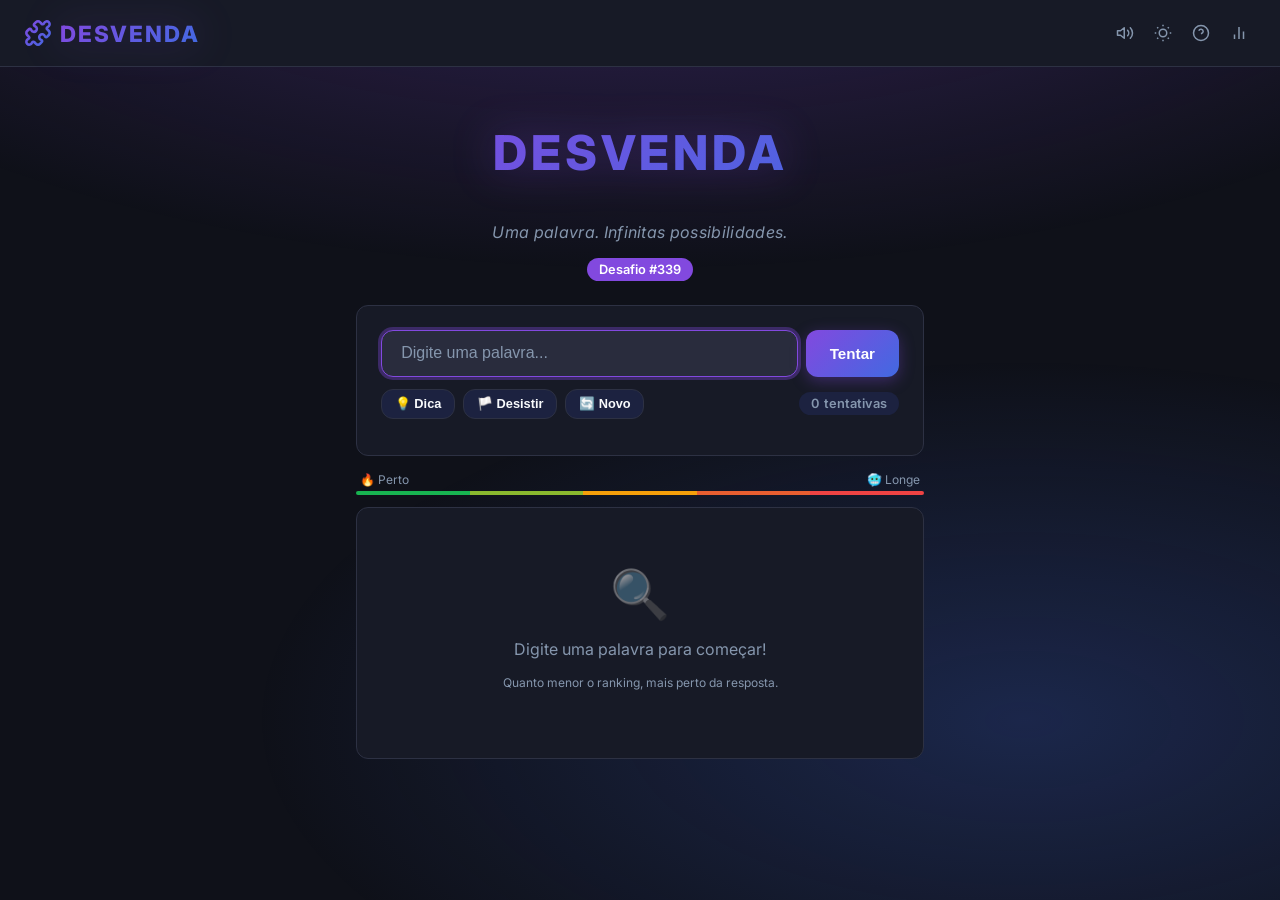
<file: index.html>
<!DOCTYPE html>
<html lang="pt-BR">
<head>
  <meta charset="UTF-8" />
  <meta name="viewport" content="width=device-width, initial-scale=1.0" />
  <meta name="description" content="DESVENDA — Jogo de adivinhação de palavras por proximidade semântica" />
  <title>DESVENDA — Adivinhe a Palavra</title>

  <!-- Google Fonts: Inter -->
  <link rel="preconnect" href="https://fonts.googleapis.com" />
  <link rel="preconnect" href="https://fonts.gstatic.com" crossorigin />
  <link href="https://fonts.googleapis.com/css2?family=Inter:wght@400;500;600;700;800&display=swap" rel="stylesheet" />

  <!-- Theme CSS (built with tailwind-theme-builder skill) -->
  <link rel="stylesheet" href="style.css" />
</head>
<body>
  <div id="confetti" class="confetti"></div>
  <div id="toast" class="toast"></div>

  <div id="app">
    <!-- ═══ Header ═══ -->
    <header class="header">
      <div class="flex items-center gap-2">
        <!-- Logo icon: puzzle piece -->
        <svg width="28" height="28" viewBox="0 0 24 24" fill="none" stroke="url(#logoGrad)" stroke-width="2.2" stroke-linecap="round" stroke-linejoin="round">
          <defs>
            <linearGradient id="logoGrad" x1="0%" y1="0%" x2="100%" y2="100%">
              <stop offset="0%" style="stop-color: var(--gradient-start)" />
              <stop offset="100%" style="stop-color: var(--gradient-end)" />
            </linearGradient>
          </defs>
          <path d="M19.439 7.85c-.049.322.059.648.289.878l1.568 1.568c.47.47.706 1.087.706 1.704s-.236 1.234-.706 1.704l-1.611 1.611a.98.98 0 0 1-.837.276c-.47-.07-.802-.48-.968-.925a2.501 2.501 0 1 0-3.214 3.214c.446.166.855.497.925.968a.979.979 0 0 1-.276.837l-1.61 1.61a2.404 2.404 0 0 1-1.705.707 2.402 2.402 0 0 1-1.704-.706l-1.568-1.568a1.026 1.026 0 0 0-.877-.29c-.493.074-.84.504-1.02.968a2.5 2.5 0 1 1-3.237-3.237c.464-.18.894-.527.967-1.02a1.026 1.026 0 0 0-.289-.877l-1.568-1.568A2.402 2.402 0 0 1 1.998 12c0-.617.236-1.234.706-1.704L4.23 8.77c.24-.24.581-.353.917-.303.515.077.877.528 1.073 1.01a2.5 2.5 0 1 0 3.259-3.259c-.482-.196-.933-.558-1.01-1.073-.05-.336.062-.676.303-.917l1.525-1.525A2.402 2.402 0 0 1 12 1.998c.617 0 1.234.236 1.704.706l1.568 1.568c.23.23.556.338.877.29.493-.074.84-.504 1.02-.969a2.5 2.5 0 1 1 3.237 3.237c-.464.18-.894.527-.967 1.02Z"/>
        </svg>
        <span class="logo-text" style="font-size: 1.4rem;">DESVENDA</span>
      </div>

      <div class="header-actions">
        <button class="btn btn-ghost" onclick="toggleSound()" id="soundToggle" title="Alternar efeitos sonoros" aria-label="Alternar efeitos sonoros">
          <svg width="18" height="18" viewBox="0 0 24 24" fill="none" stroke="currentColor" stroke-width="2" stroke-linecap="round" stroke-linejoin="round"><polygon points="11 5 6 9 2 9 2 15 6 15 11 19 11 5"></polygon><path d="M19.07 4.93a10 10 0 0 1 0 14.14M15.54 8.46a5 5 0 0 1 0 7.07"></path></svg>
        </button>
        <button class="btn btn-ghost" onclick="toggleTheme()" id="themeToggle" title="Alternar tema" aria-label="Alternar tema">
          <!-- Icon inserted by JS -->
        </button>
        <button class="btn btn-ghost" onclick="showRulesModal()" title="Como jogar" aria-label="Como jogar">
          <svg width="18" height="18" viewBox="0 0 24 24" fill="none" stroke="currentColor" stroke-width="2"><circle cx="12" cy="12" r="10"/><path d="M9.09 9a3 3 0 0 1 5.83 1c0 2-3 3-3 3"/><line x1="12" y1="17" x2="12.01" y2="17"/></svg>
        </button>
        <button class="btn btn-ghost" onclick="showStatsModal()" title="Estatísticas" aria-label="Estatísticas">
          <svg width="18" height="18" viewBox="0 0 24 24" fill="none" stroke="currentColor" stroke-width="2"><path d="M18 20V10M12 20V4M6 20v-6"/></svg>
        </button>
      </div>
    </header>

    <!-- ═══ Main ═══ -->
    <main class="container">

      <!-- Hero -->
      <section class="text-center" style="margin: 2rem 0 1.5rem;">
        <h1 class="logo-text animate-float">DESVENDA</h1>
        <p class="subtitle">Uma palavra. Infinitas possibilidades.</p>
        <div class="mt-3">
          <span id="dayNumber" class="badge badge-primary">Desafio #1</span>
        </div>
      </section>

      <!-- Input area -->
      <section class="game-card" style="margin-bottom: 1rem;">
        <form id="guessForm" onsubmit="event.preventDefault(); submitGuess();" class="flex gap-2" aria-label="Formulário para adivinhação de palavras">
          <input
            type="text"
            id="guessInput"
            class="game-input"
            placeholder="Digite uma palavra..."
            autocomplete="off"
            autocapitalize="none"
            spellcheck="false"
            aria-label="Palpite de palavra"
            required
          />
          <button id="submitBtn" type="submit" class="btn btn-primary" style="white-space: nowrap;">
            Tentar
          </button>
        </form>

        <div class="flex justify-between items-center mt-3 controls-row">
          <div class="flex gap-2 controls-buttons">
            <button class="btn btn-secondary text-sm" onclick="showHint()" style="padding: 0.4rem 0.8rem; font-size: 0.8rem;">
              💡 Dica
            </button>
            <button class="btn btn-secondary text-sm" onclick="if(confirm('Tem certeza que deseja desistir?')) giveUp()" style="padding: 0.4rem 0.8rem; font-size: 0.8rem;">
              🏳️ Desistir
            </button>
            <button class="btn btn-secondary text-sm" onclick="newGame()" style="padding: 0.4rem 0.8rem; font-size: 0.8rem;">
              🔄 Novo
            </button>
          </div>
          <span class="badge badge-muted controls-counter">
            <span id="guessCount">0</span> tentativas
          </span>
        </div>

        <div id="hintArea" class="mt-3"></div>
      </section>

      <!-- Ranking legend -->
      <section style="margin-bottom: 0.75rem;">
        <div class="flex justify-between items-center text-xs text-muted" style="padding: 0 0.25rem;">
          <span>🔥 Perto</span>
          <span>🥶 Longe</span>
        </div>
        <div style="display: flex; height: 4px; border-radius: 2px; overflow: hidden; margin-top: 0.3rem;">
          <div style="flex: 1; background: var(--rank-hot);"></div>
          <div style="flex: 1; background: var(--rank-warm);"></div>
          <div style="flex: 1; background: var(--rank-cool);"></div>
          <div style="flex: 1; background: var(--rank-cold);"></div>
          <div style="flex: 1; background: var(--rank-frozen);"></div>
        </div>
      </section>

      <!-- Guess list -->
      <section class="game-card" id="guessListCard">
        <div id="emptyState" class="text-center" style="padding: 2rem 0;">
          <div style="font-size: 3rem; margin-bottom: 0.75rem; opacity: 0.5;">🔍</div>
          <p class="text-muted">Digite uma palavra para começar!</p>
          <p class="text-muted text-xs mt-1">Quanto menor o ranking, mais perto da resposta.</p>
        </div>
        <div id="guessList" class="flex flex-col gap-2"></div>
      </section>

    </main>
  </div>

  <!-- ═══ Modal: Regras ═══ -->
  <div id="rulesModal" class="modal-overlay" role="dialog" aria-modal="true" aria-labelledby="rulesTitle">
    <div class="modal" style="position: relative;">
      <button class="btn btn-ghost" style="position: absolute; top: 0.75rem; right: 0.75rem;" onclick="closeModal('rulesModal')" aria-label="Fechar modal de regras">✕</button>
      <div id="rulesTitle" class="modal-title">📖 Como Jogar</div>
      <div style="line-height: 1.7; font-size: 0.92rem;">
        <p><strong>Objetivo:</strong> Descobrir a palavra secreta do dia.</p>
        <div class="separator"></div>
        <p><strong>1.</strong> Digite uma palavra e clique em <em>"Tentar"</em>.</p>
        <p><strong>2.</strong> O jogo mostra um <strong>ranking de proximidade</strong>.</p>
        <p><strong>3.</strong> Quanto <strong>menor o número</strong>, mais perto você está!</p>
        <p><strong>4.</strong> O objetivo é encontrar a palavra de ranking <strong>#1</strong>.</p>
        <div class="separator"></div>
        <p><strong>Ranking por cores:</strong></p>
        <div class="flex flex-col gap-2 mt-2" style="font-size: 0.85rem;">
          <div class="guess-row rank-hot" style="animation: none;">
            <span>🔥 #1 – #10</span>
            <span class="font-bold">Muito perto!</span>
          </div>
          <div class="guess-row rank-warm" style="animation: none;">
            <span>☀️ #11 – #50</span>
            <span class="font-bold">Perto</span>
          </div>
          <div class="guess-row rank-cool" style="animation: none;">
            <span>🌤️ #51 – #200</span>
            <span class="font-bold">Morno</span>
          </div>
          <div class="guess-row rank-cold" style="animation: none;">
            <span>❄️ #201 – #500</span>
            <span class="font-bold">Frio</span>
          </div>
          <div class="guess-row rank-frozen" style="animation: none;">
            <span>🥶 #501+</span>
            <span class="font-bold">Muito longe</span>
          </div>
        </div>
        <div class="separator"></div>
        <p>💡 Use a <strong>Dica</strong> se precisar de ajuda.</p>
        <p>🏳️ Use <strong>Desistir</strong> para ver a resposta.</p>
        <p>🔄 Use <strong>Novo</strong> para outro desafio.</p>
      </div>
      <button class="btn btn-primary w-full mt-4" onclick="closeModal('rulesModal')">Entendi!</button>
    </div>
  </div>

  <!-- ═══ Modal: Estatísticas ═══ -->
  <div id="statsModal" class="modal-overlay" role="dialog" aria-modal="true" aria-labelledby="statsTitle">
    <div class="modal" style="position: relative;">
      <button class="btn btn-ghost" style="position: absolute; top: 0.75rem; right: 0.75rem;" onclick="closeModal('statsModal')" aria-label="Fechar modal de estatísticas">✕</button>
      <div id="statsTitle" class="modal-title">📊 Estatísticas</div>
      <div id="statsContent"></div>
      <div id="historyContent"></div>
      <button class="btn btn-secondary w-full mt-4" onclick="closeModal('statsModal')">Fechar</button>
    </div>
  </div>

  <!-- ═══ Modal: Vitória ═══ -->
  <div id="victoryModal" class="modal-overlay" role="dialog" aria-modal="true" aria-labelledby="victoryTitle">
    <div class="modal" style="position: relative;">
      <button class="btn btn-ghost" style="position: absolute; top: 0.75rem; right: 0.75rem;" onclick="closeModal('victoryModal')" aria-label="Fechar modal de vitória">✕</button>
      <div id="victoryContent"></div>
    </div>
  </div>

  <!-- Game logic -->
  <script src="script.js"></script>
</body>
</html>
</file>
<file: style.css>
/* ============================================================
   DESVENDA — Theme CSS
   Built with the tailwind-theme-builder skill pattern:
   1. CSS Variables at :root (NOT inside @layer base)
   2. .dark overrides (NOT inside @theme)
   3. @theme inline maps vars → Tailwind utilities
   4. @layer base for body defaults
   ============================================================ */

/* ── Step 1: Light mode CSS variables at root level ────────── */
:root {
  /* Core surfaces */
  --background: hsl(230 25% 8%);
  --foreground: hsl(210 40% 98%);
  --card: hsl(230 25% 12%);
  --card-foreground: hsl(210 40% 98%);
  --popover: hsl(230 25% 10%);
  --popover-foreground: hsl(210 40% 98%);

  /* Brand: purple + electric blue */
  --primary: hsl(263 70% 58%);
  --primary-foreground: hsl(0 0% 100%);
  --secondary: hsl(230 40% 18%);
  --secondary-foreground: hsl(210 40% 98%);

  /* Muted & Accent */
  --muted: hsl(230 20% 16%);
  --muted-foreground: hsl(215 20% 60%);
  --accent: hsl(225 73% 57%);
  --accent-foreground: hsl(0 0% 100%);

  /* Semantic states */
  --destructive: hsl(0 84% 60%);
  --destructive-foreground: hsl(0 0% 100%);
  --success: hsl(142 76% 40%);
  --success-foreground: hsl(0 0% 100%);
  --warning: hsl(38 92% 50%);
  --warning-foreground: hsl(230 25% 10%);
  --info: hsl(225 73% 57%);
  --info-foreground: hsl(0 0% 100%);

  /* Borders, inputs, focus rings */
  --border: hsl(230 20% 22%);
  --input: hsl(230 20% 20%);
  --ring: hsl(263 70% 58%);
  --radius: 0.75rem;

  /* Chart / ranking heat colours */
  --chart-1: hsl(142 76% 40%);
  --chart-2: hsl(80 60% 45%);
  --chart-3: hsl(38 92% 50%);
  --chart-4: hsl(15 80% 55%);
  --chart-5: hsl(0 84% 60%);

  /* DESVENDA-specific tokens */
  --gradient-start: hsl(263 70% 58%);
  --gradient-end: hsl(225 73% 57%);
  --glow-primary: hsl(263 70% 58% / 0.35);
  --glow-accent: hsl(225 73% 57% / 0.25);
  --rank-hot: hsl(142 76% 40%);
  --rank-warm: hsl(80 60% 45%);
  --rank-cool: hsl(38 92% 50%);
  --rank-cold: hsl(15 80% 55%);
  --rank-frozen: hsl(0 84% 60%);
}

/* ── Step 2: .dark overrides (currently the default look) ──── */
/* The game uses dark-first, so light mode is the alternative */
.light {
  --background: hsl(0 0% 98%);
  --foreground: hsl(230 25% 10%);
  --card: hsl(0 0% 100%);
  --card-foreground: hsl(230 25% 10%);
  --popover: hsl(0 0% 100%);
  --popover-foreground: hsl(230 25% 10%);
  --primary: hsl(263 70% 50%);
  --primary-foreground: hsl(0 0% 100%);
  --secondary: hsl(230 20% 92%);
  --secondary-foreground: hsl(230 25% 10%);
  --muted: hsl(230 15% 94%);
  --muted-foreground: hsl(215 16% 47%);
  --accent: hsl(225 73% 50%);
  --accent-foreground: hsl(0 0% 100%);
  --border: hsl(214 32% 91%);
  --input: hsl(214 32% 91%);
  --ring: hsl(263 70% 50%);
  --gradient-start: hsl(263 70% 50%);
  --gradient-end: hsl(225 73% 50%);
  --glow-primary: hsl(263 70% 50% / 0.15);
  --glow-accent: hsl(225 73% 50% / 0.10);
  /* WCAG-compliant high-contrast rank colors for light mode */
  --rank-hot: hsl(142 76% 30%);
  --rank-warm: hsl(80 75% 28%);
  --rank-cool: hsl(35 92% 35%);
  --rank-cold: hsl(15 85% 45%);
  --rank-frozen: hsl(0 80% 48%);
}

/* ── Step 3: Body base styles ────────────────────────────── */
*,
*::before,
*::after {
  box-sizing: border-box;
  border-color: var(--border);
}

:focus-visible {
  outline: 2px solid var(--ring);
  outline-offset: 2px;
}

body {
  margin: 0;
  background-color: var(--background);
  color: var(--foreground);
  font-family: 'Inter', system-ui, -apple-system, BlinkMacSystemFont, 'Segoe UI', sans-serif;
  -webkit-font-smoothing: antialiased;
  -moz-osx-font-smoothing: grayscale;
  min-height: 100vh;
  transition: background-color 0.3s ease, color 0.3s ease;
}

/* ── Background gradient overlay ──────────────────────────── */
body::before {
  content: '';
  position: fixed;
  inset: 0;
  background:
    radial-gradient(ellipse 80% 50% at 50% -20%, var(--glow-primary), transparent),
    radial-gradient(ellipse 60% 40% at 80% 80%, var(--glow-accent), transparent);
  pointer-events: none;
  z-index: 0;
}

#app {
  position: relative;
  z-index: 1;
}

/* ── Custom scrollbar ─────────────────────────────────────── */
::-webkit-scrollbar { width: 6px; }
::-webkit-scrollbar-track { background: transparent; }
::-webkit-scrollbar-thumb {
  background: var(--border);
  border-radius: 3px;
}
::-webkit-scrollbar-thumb:hover { background: var(--muted-foreground); }

/* ── Typography ───────────────────────────────────────────── */
.logo-text {
  font-size: clamp(2rem, 6vw, 3rem);
  font-weight: 800;
  letter-spacing: 0.08em;
  background: linear-gradient(135deg, var(--gradient-start), var(--gradient-end));
  -webkit-background-clip: text;
  -webkit-text-fill-color: transparent;
  background-clip: text;
  filter: drop-shadow(0 0 20px var(--glow-primary));
}

.subtitle {
  color: var(--muted-foreground);
  font-size: clamp(0.85rem, 2.5vw, 1rem);
  font-style: italic;
  letter-spacing: 0.02em;
}

/* ── Cards ────────────────────────────────────────────────── */
.game-card {
  background: var(--card);
  border: 1px solid var(--border);
  border-radius: var(--radius);
  padding: 1.5rem;
  transition: border-color 0.2s ease, box-shadow 0.2s ease;
}

.game-card:hover {
  border-color: var(--primary);
  box-shadow: 0 0 20px var(--glow-primary);
}

/* ── Input ────────────────────────────────────────────────── */
.game-input {
  width: 100%;
  padding: 0.85rem 1.2rem;
  background: var(--input);
  border: 1.5px solid var(--border);
  border-radius: var(--radius);
  color: var(--foreground);
  font-size: 1rem;
  outline: none;
  transition: border-color 0.2s, box-shadow 0.2s;
}

.game-input:focus {
  border-color: var(--primary);
  box-shadow: 0 0 0 3px var(--glow-primary);
}

.game-input::placeholder {
  color: var(--muted-foreground);
}

/* ── Buttons ──────────────────────────────────────────────── */
.btn {
  display: inline-flex;
  align-items: center;
  justify-content: center;
  gap: 0.5rem;
  padding: 0.7rem 1.5rem;
  border: none;
  border-radius: var(--radius);
  font-size: 0.95rem;
  font-weight: 600;
  cursor: pointer;
  transition: all 0.2s ease;
  text-decoration: none;
}

.btn-primary {
  background: linear-gradient(135deg, var(--gradient-start), var(--gradient-end));
  color: var(--primary-foreground);
  box-shadow: 0 4px 15px var(--glow-primary);
}

.btn-primary:hover {
  transform: translateY(-1px);
  box-shadow: 0 6px 25px var(--glow-primary);
}

.btn-primary:active {
  transform: translateY(0);
}

.btn-secondary {
  background: var(--secondary);
  color: var(--secondary-foreground);
  border: 1px solid var(--border);
}

.btn-secondary:hover {
  background: var(--muted);
  border-color: var(--primary);
}

.btn-ghost {
  background: transparent;
  color: var(--muted-foreground);
  padding: 0.5rem;
}

.btn-ghost:hover {
  color: var(--foreground);
  background: var(--secondary);
}

.btn-destructive {
  background: var(--destructive);
  color: var(--destructive-foreground);
}

.btn-destructive:hover {
  opacity: 0.9;
  transform: translateY(-1px);
}

.btn:disabled {
  opacity: 0.5;
  cursor: not-allowed;
  transform: none !important;
}

/* ── Guess list / ranking ─────────────────────────────────── */
.guess-row {
  display: flex;
  align-items: center;
  justify-content: space-between;
  padding: 0.65rem 1rem;
  border-radius: calc(var(--radius) - 2px);
  border-left: 3px solid transparent;
  transition: all 0.3s ease;
  animation: slideIn 0.3s ease-out;
}

.guess-word {
  font-weight: 500;
  text-transform: capitalize;
}

.guess-rank {
  font-weight: 700;
  font-variant-numeric: tabular-nums;
  min-width: 3rem;
  text-align: right;
}

/* Ranking colours using semantic tokens */
.rank-hot    { border-color: var(--rank-hot);    color: var(--rank-hot);    background: hsl(142 76% 40% / 0.1); }
.rank-warm   { border-color: var(--rank-warm);   color: var(--rank-warm);   background: hsl(80 60% 45% / 0.1); }
.rank-cool   { border-color: var(--rank-cool);   color: var(--rank-cool);   background: hsl(38 92% 50% / 0.1); }
.rank-cold   { border-color: var(--rank-cold);   color: var(--rank-cold);   background: hsl(15 80% 55% / 0.1); }
.rank-frozen { border-color: var(--rank-frozen); color: var(--rank-frozen); background: hsl(0 84% 60% / 0.1); }

/* Rank indicator bar */
.rank-bar {
  height: 4px;
  border-radius: 2px;
  transition: width 0.6s ease-out;
}

/* ── Badge ────────────────────────────────────────────────── */
.badge {
  display: inline-flex;
  align-items: center;
  gap: 0.3rem;
  padding: 0.25rem 0.75rem;
  border-radius: 999px;
  font-size: 0.8rem;
  font-weight: 600;
}

.badge-primary {
  background: var(--primary);
  color: var(--primary-foreground);
}

.badge-muted {
  background: var(--secondary);
  color: var(--muted-foreground);
}

/* ── Header bar ───────────────────────────────────────────── */
.header {
  display: flex;
  align-items: center;
  justify-content: space-between;
  padding: 1rem 1.5rem;
  border-bottom: 1px solid var(--border);
  background: var(--card);
  backdrop-filter: blur(12px);
  position: sticky;
  top: 0;
  z-index: 50;
}

.header-actions {
  display: flex;
  gap: 0.25rem;
}

/* ── Modal / Dialog ───────────────────────────────────────── */
.modal-overlay {
  position: fixed;
  inset: 0;
  background: hsl(0 0% 0% / 0.7);
  backdrop-filter: blur(4px);
  z-index: 100;
  display: flex;
  align-items: center;
  justify-content: center;
  padding: 1rem;
  opacity: 0;
  pointer-events: none;
  transition: opacity 0.25s ease;
}

.modal-overlay.active {
  opacity: 1;
  pointer-events: auto;
}

.modal {
  background: var(--card);
  border: 1px solid var(--border);
  border-radius: var(--radius);
  width: 100%;
  max-width: 480px;
  max-height: 85vh;
  overflow-y: auto;
  padding: 2rem;
  transform: translateY(10px) scale(0.97);
  transition: transform 0.25s ease;
}

.modal-overlay.active .modal {
  transform: translateY(0) scale(1);
}

.modal-title {
  font-size: 1.4rem;
  font-weight: 700;
  margin-bottom: 1rem;
  display: flex;
  align-items: center;
  gap: 0.5rem;
}

.modal-close {
  position: absolute;
  top: 1rem;
  right: 1rem;
}

/* ── Stats grid ───────────────────────────────────────────── */
.stats-grid {
  display: grid;
  grid-template-columns: repeat(2, 1fr);
  gap: 1rem;
}

.stat-card {
  background: var(--secondary);
  border-radius: calc(var(--radius) - 2px);
  padding: 1rem;
  text-align: center;
}

.stat-value {
  font-size: 1.8rem;
  font-weight: 800;
  background: linear-gradient(135deg, var(--gradient-start), var(--gradient-end));
  -webkit-background-clip: text;
  -webkit-text-fill-color: transparent;
  background-clip: text;
}

.stat-label {
  font-size: 0.8rem;
  color: var(--muted-foreground);
  margin-top: 0.2rem;
}

/* ── Hint area ────────────────────────────────────────────── */
.hint-box {
  background: var(--info);
  color: var(--info-foreground);
  padding: 0.75rem 1rem;
  border-radius: var(--radius);
  font-size: 0.9rem;
  display: flex;
  align-items: center;
  gap: 0.5rem;
  animation: fadeIn 0.4s ease;
}

/* ── Toast / Notification ─────────────────────────────────── */
.toast {
  position: fixed;
  bottom: 2rem;
  left: 50%;
  transform: translateX(-50%) translateY(100px);
  padding: 0.75rem 1.5rem;
  border-radius: var(--radius);
  font-weight: 500;
  z-index: 200;
  transition: transform 0.3s ease;
  box-shadow: 0 8px 30px hsl(0 0% 0% / 0.3);
}

.toast.show {
  transform: translateX(-50%) translateY(0);
}

.toast-error {
  background: var(--destructive);
  color: var(--destructive-foreground);
}

.toast-success {
  background: var(--success);
  color: var(--success-foreground);
}

.toast-info {
  background: var(--info);
  color: var(--info-foreground);
}

/* ── Victory celebration ──────────────────────────────────── */
.confetti {
  position: fixed;
  top: 0;
  left: 0;
  width: 100%;
  height: 100%;
  pointer-events: none;
  z-index: 150;
}

.victory-glow {
  animation: pulseGlow 1.5s ease-in-out infinite;
}

/* ── Animations ───────────────────────────────────────────── */
@keyframes slideIn {
  from { opacity: 0; transform: translateX(-12px); }
  to   { opacity: 1; transform: translateX(0); }
}

@keyframes fadeIn {
  from { opacity: 0; }
  to   { opacity: 1; }
}

@keyframes pulseGlow {
  0%, 100% { box-shadow: 0 0 20px var(--glow-primary); }
  50%      { box-shadow: 0 0 40px var(--glow-primary), 0 0 60px var(--glow-accent); }
}

@keyframes shake {
  0%, 100% { transform: translateX(0); }
  25%      { transform: translateX(-6px); }
  75%      { transform: translateX(6px); }
}

@keyframes bounceIn {
  0%   { transform: scale(0.3); opacity: 0; }
  50%  { transform: scale(1.05); }
  70%  { transform: scale(0.95); }
  100% { transform: scale(1); opacity: 1; }
}

@keyframes float {
  0%, 100% { transform: translateY(0); }
  50%      { transform: translateY(-8px); }
}

.animate-shake   { animation: shake 0.4s ease; }
.animate-bounce-in { animation: bounceIn 0.5s ease-out; }
.animate-float   { animation: float 3s ease-in-out infinite; }

/* ── Responsive ───────────────────────────────────────────── */
@media (max-width: 640px) {
  .header {
    padding: 0.75rem 1rem;
  }
  .game-card {
    padding: 1rem;
  }
  .modal {
    padding: 1.25rem;
    max-height: 90vh;
  }
  .stats-grid {
    grid-template-columns: repeat(2, 1fr);
    gap: 0.6rem;
  }
  .stat-card {
    padding: 0.75rem 0.5rem;
  }
  .stat-value {
    font-size: 1.4rem;
  }
}

@media (max-width: 420px) {
  .controls-row {
    flex-direction: column;
    align-items: stretch !important;
    gap: 0.75rem;
  }
  .controls-buttons {
    display: flex;
    justify-content: space-between;
    width: 100%;
  }
  .controls-counter {
    align-self: center;
  }
  .header-actions {
    gap: 0.1rem;
  }
}

/* ── Utility ──────────────────────────────────────────────── */
.container {
  width: 100%;
  max-width: 600px;
  margin: 0 auto;
  padding: 1rem 1rem 4rem;
}

.separator {
  height: 1px;
  background: var(--border);
  margin: 1rem 0;
}

.text-center  { text-align: center; }
.text-sm      { font-size: 0.875rem; }
.text-xs      { font-size: 0.75rem; }
.text-muted   { color: var(--muted-foreground); }
.font-bold    { font-weight: 700; }
.mt-1         { margin-top: 0.25rem; }
.mt-2         { margin-top: 0.5rem; }
.mt-3         { margin-top: 0.75rem; }
.mt-4         { margin-top: 1rem; }
.mb-2         { margin-bottom: 0.5rem; }
.gap-2        { gap: 0.5rem; }
.gap-3        { gap: 0.75rem; }
.flex         { display: flex; }
.flex-col     { flex-direction: column; }
.items-center { align-items: center; }
.justify-between { justify-content: space-between; }
.w-full       { width: 100%; }
.hidden       { display: none !important; }
</file>
